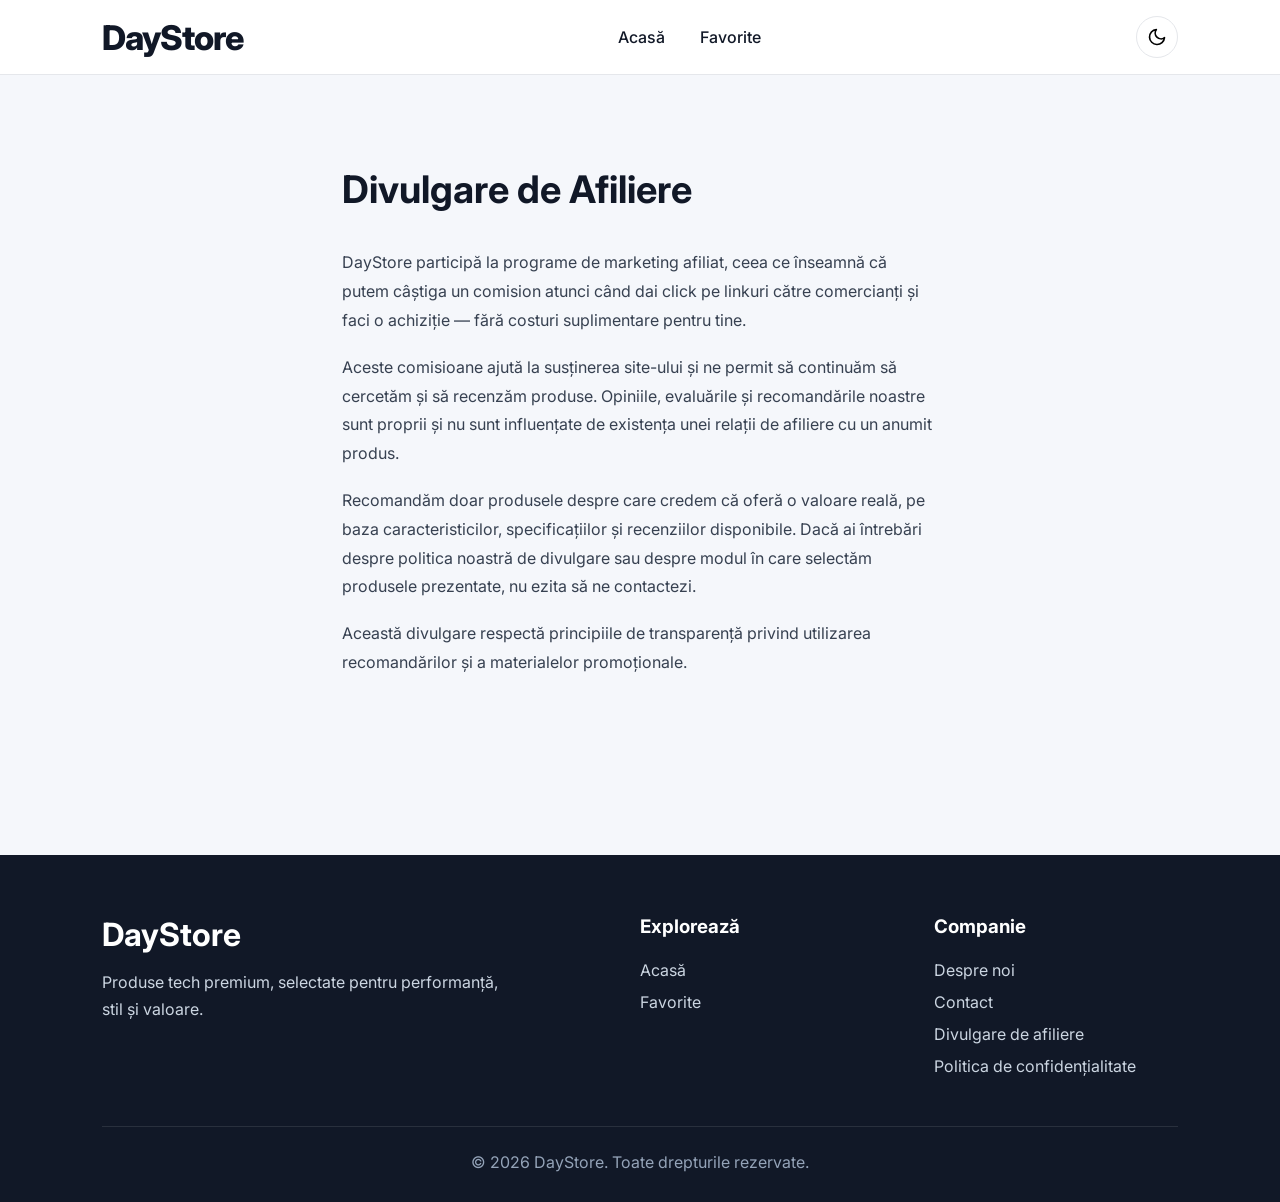
<file: disclosure.html>
<!DOCTYPE html>
<html lang="ro">
<head>
    <meta charset="UTF-8">
    <meta name="viewport" content="width=device-width, initial-scale=1.0">

    <link rel="icon" href="images/favicon.ico" sizes="any">
    <link rel="icon" type="image/svg+xml" href="images/favicon.svg">
    <link rel="apple-touch-icon" href="images/apple-touch-icon.png">
    <title>Divulgare de Afiliere - DayStore</title>
    <meta name="description" content="Divulgarea de afiliere DayStore - cum câștigăm comisioane și cum influențează acest lucru recomandările noastre de produse.">
    <link rel="preconnect" href="https://fonts.googleapis.com">
<link rel="preconnect" href="https://fonts.gstatic.com" crossorigin>

<link href="https://fonts.googleapis.com/css2?family=Inter:wght@400;500;600;700;800&display=swap" rel="stylesheet">
    <link rel="stylesheet" href="style.css">
</head>
<body>
    <header>
        <nav class="navbar">
            <h1 class="logo">
                <a href="index.html">DayStore</a>
            </h1>
            <ul class="nav-links">
                <li><a href="index.html">Acasă</a></li>
                <li><a href="favorites.html">Favorite</a></li>
            </ul>
            <button id="theme-toggle" class="theme-btn">
                <svg viewBox="0 0 24 24" width="20" height="20" fill="none" stroke="currentColor" stroke-width="2" stroke-linecap="round" stroke-linejoin="round"><path d="M21 12.79A9 9 0 1 1 11.21 3 7 7 0 0 0 21 12.79z"></path></svg>
            </button>
        </nav>
    </header>

    <main>
        <div class="disclosure-page">
            <h1>Divulgare de Afiliere</h1>

            <p>
                DayStore participă la programe de marketing afiliat, ceea ce înseamnă că putem câștiga un
                comision atunci când dai click pe linkuri către comercianți și faci o achiziție — fără costuri
                suplimentare pentru tine.
            </p>

            <p>
                Aceste comisioane ajută la susținerea site-ului și ne permit să continuăm să cercetăm și să
                recenzăm produse. Opiniile, evaluările și recomandările noastre sunt proprii și nu sunt
                influențate de existența unei relații de afiliere cu un anumit produs.
            </p>

            <p>
                Recomandăm doar produsele despre care credem că oferă o valoare reală, pe baza
                caracteristicilor, specificațiilor și recenziilor disponibile. Dacă ai întrebări despre
                politica noastră de divulgare sau despre modul în care selectăm produsele prezentate, nu
                ezita să ne contactezi.
            </p>

            <p>
                Această divulgare respectă principiile de transparență privind utilizarea recomandărilor
                și a materialelor promoționale.
            </p>
        </div>
    </main>

    <footer class="footer">
        <div class="footer-content">
            <div class="footer-brand">
                <h2>DayStore</h2>
                <p>Produse tech premium, selectate pentru performanță, stil și valoare.</p>
            </div>
            <div class="footer-links">
                <h3>Explorează</h3>
                <a href="index.html">Acasă</a>
                <a href="favorites.html">Favorite</a>
            </div>
            <div class="footer-links">
                <h3>Companie</h3>
                <a href="#">Despre noi</a>
                <a href="#">Contact</a>
                <a href="disclosure.html">Divulgare de afiliere</a>
                <a href="privacy.html">Politica de confidențialitate</a>
            </div>
        </div>
        <div class="footer-bottom">
            © 2026 DayStore. Toate drepturile rezervate.
        </div>
    </footer>

    <script src="icons.js"></script>
    <script src="theme.js"></script>
</body>
</html>
</file>
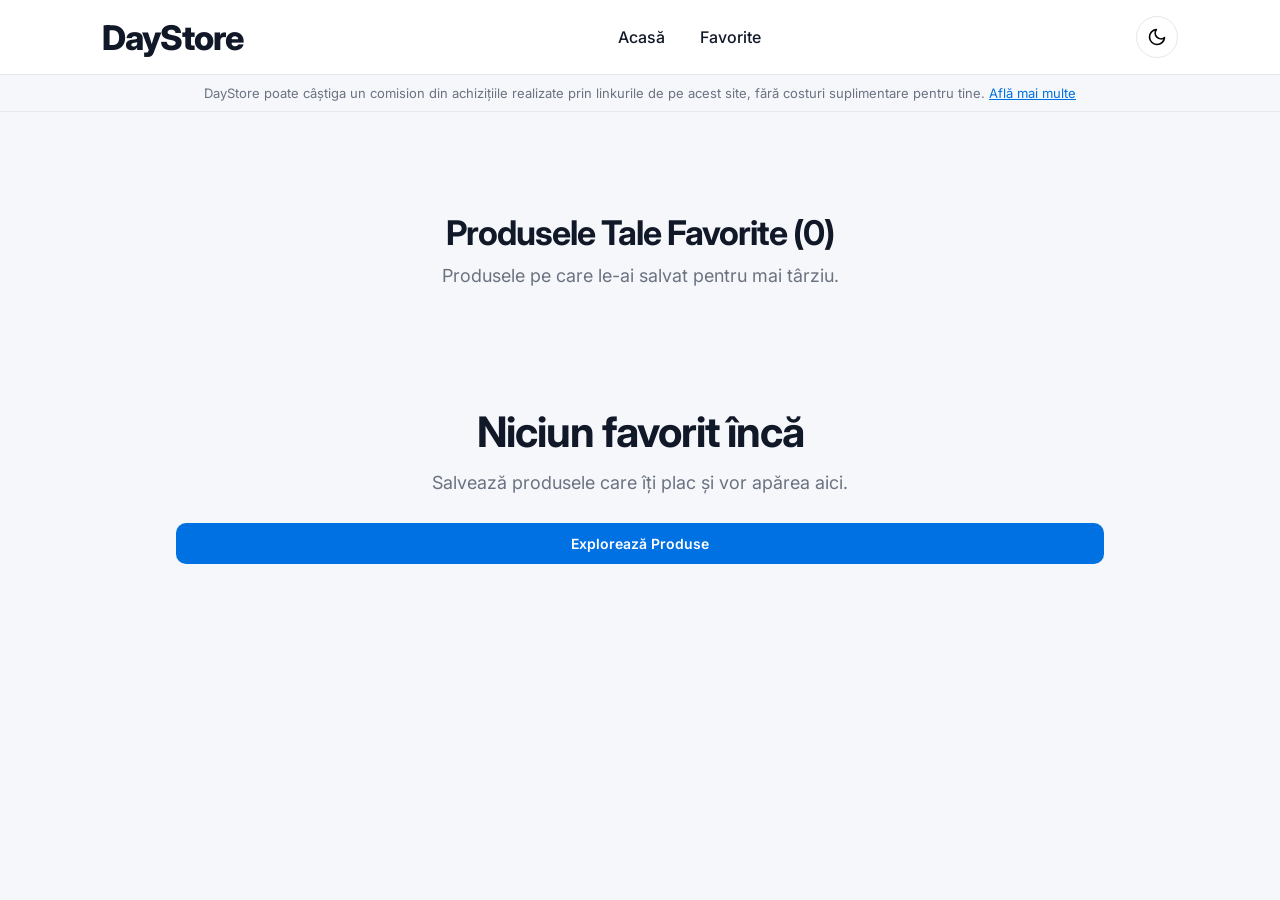
<file: favorites.html>
<!DOCTYPE html>
<html lang="ro">
<head>
    <meta charset="UTF-8">
    <meta name="viewport" content="width=device-width, initial-scale=1.0">

    <link rel="icon" href="images/favicon.ico" sizes="any">
    <link rel="icon" type="image/svg+xml" href="images/favicon.svg">
    <link rel="apple-touch-icon" href="images/apple-touch-icon.png">
    <title>Favorite - DayStore</title>
    <meta name="description" content="Produsele tale salvate pe DayStore - ține evidența tehnologiei preferate și revino oricând la ea.">
    <link rel="preconnect" href="https://fonts.googleapis.com">
<link rel="preconnect" href="https://fonts.gstatic.com" crossorigin>

<link href="https://fonts.googleapis.com/css2?family=Inter:wght@400;500;600;700;800&display=swap" rel="stylesheet">
    <link rel="stylesheet" href="style.css">
</head>
<body>
    <header>
        <nav class="navbar">
            <h1 class="logo"> DayStore</h1>
            <ul class="nav-links">
                <li><a href="index.html">Acasă</a></li>
                <li><a href="favorites.html">Favorite</a></li>
            </ul>
            <button id="theme-toggle" class="theme-btn">
                <svg viewBox="0 0 24 24" width="20" height="20" fill="none" stroke="currentColor" stroke-width="2" stroke-linecap="round" stroke-linejoin="round"><path d="M21 12.79A9 9 0 1 1 11.21 3 7 7 0 0 0 21 12.79z"></path></svg>
            </button>
        </nav>
    </header>

    <div class="disclosure-banner">
        DayStore poate câștiga un comision din achizițiile realizate prin linkurile de pe acest site, fără costuri suplimentare pentru tine. <a href="disclosure.html">Află mai multe</a>
    </div>

    <main>
        <section class="products">
            <h2>Produsele Tale <span>Favorite</span></h2>
            
            <p class="favorites-subtitle">
                Produsele pe care le-ai salvat pentru mai târziu.
            </p>
            <div class="product-grid" id="favorites-grid">

            </div>
        </section>
    </main>
    <script src="icons.js"></script>
    <script src="products.js"></script>
    <script src="favorites.js"></script>
    <script src="theme.js"></script>
    
</body>
</html>
</file>
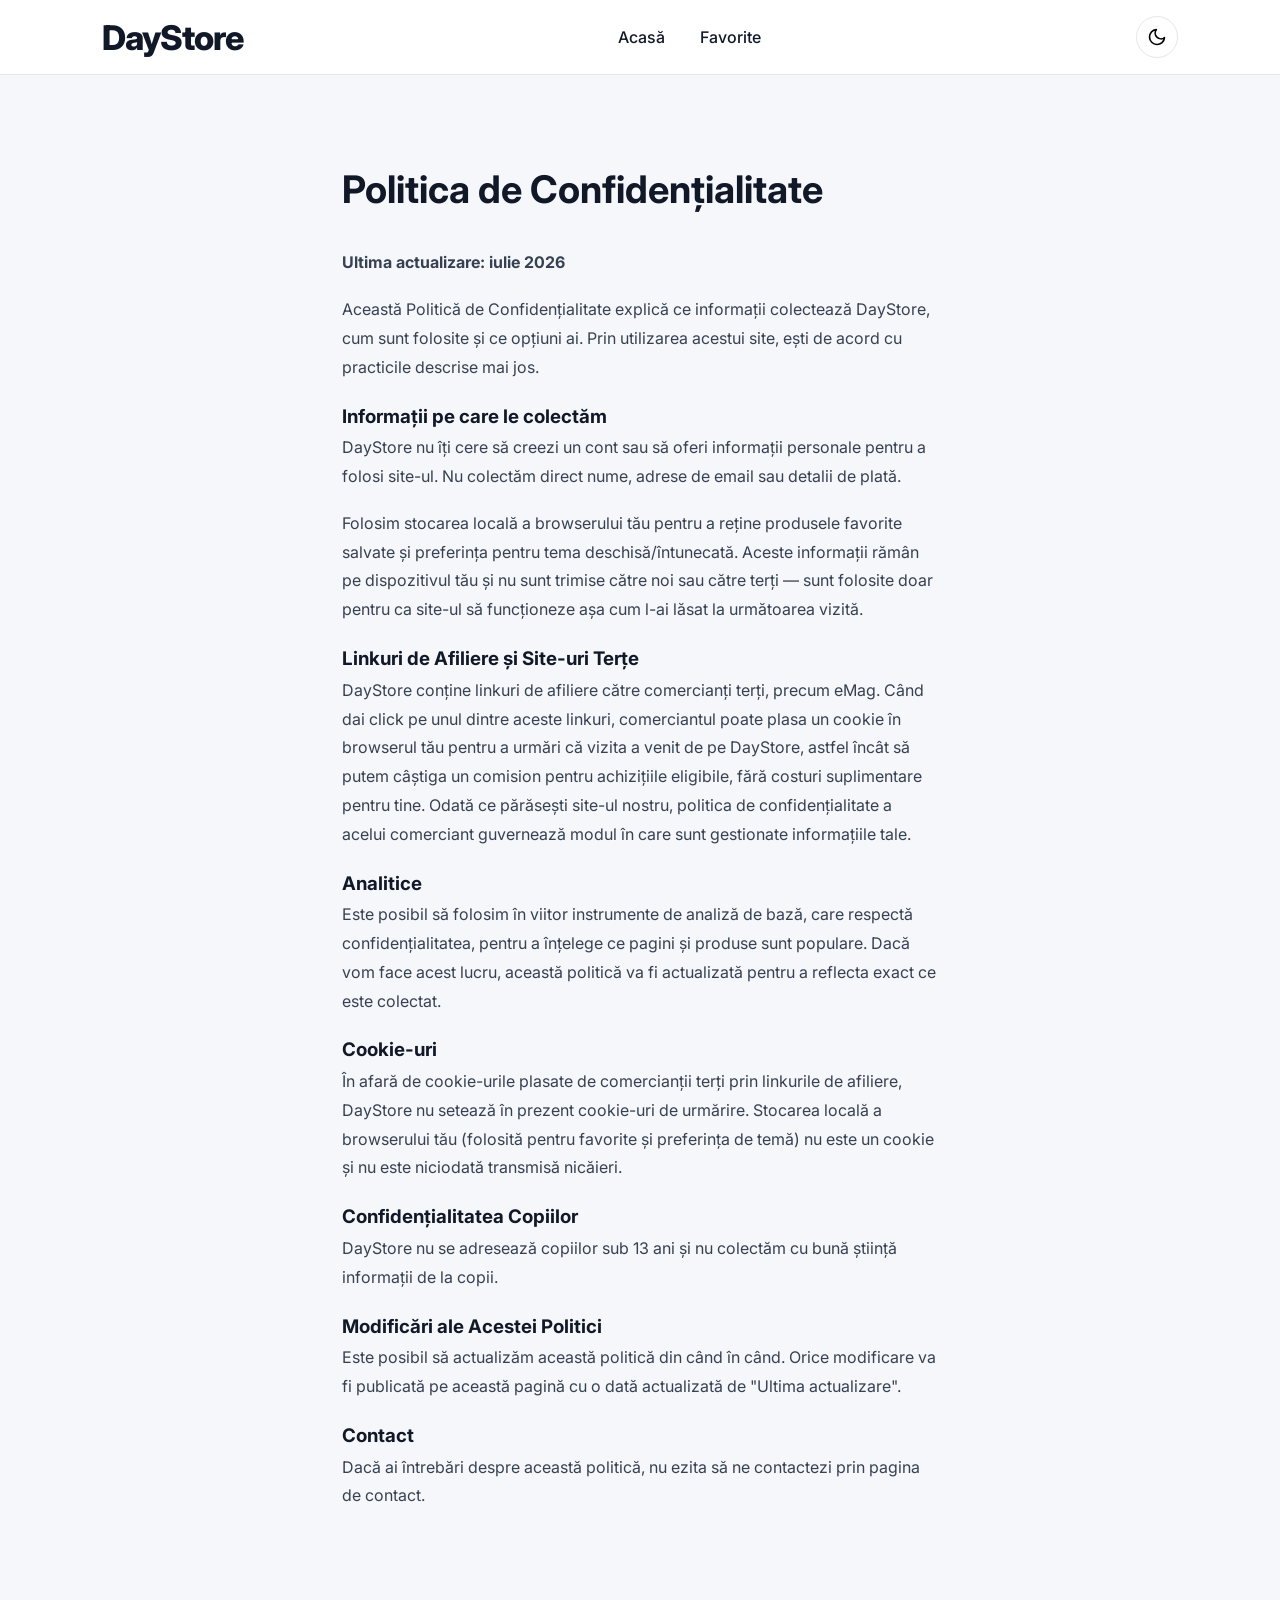
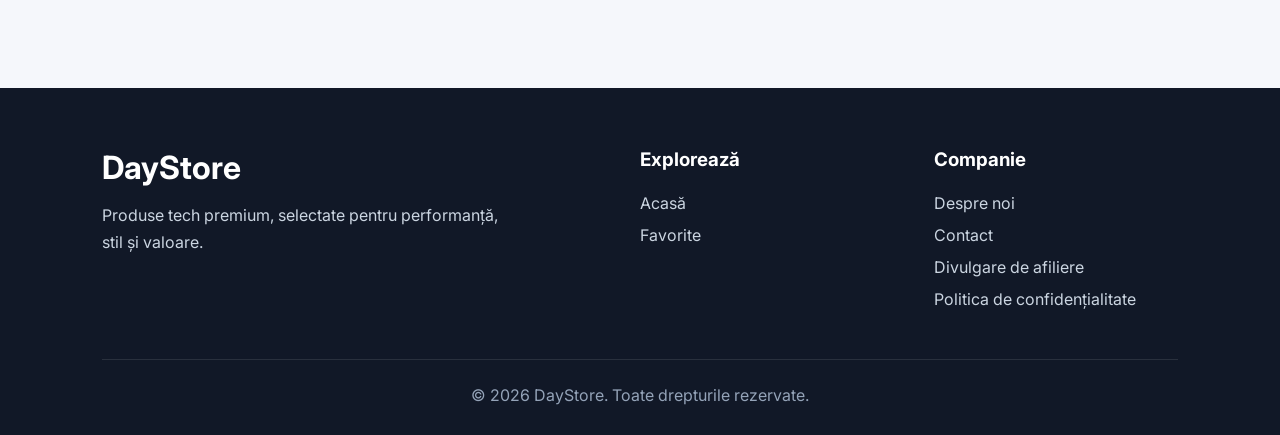
<file: privacy.html>
<!DOCTYPE html>
<html lang="ro">
<head>
    <meta charset="UTF-8">
    <meta name="viewport" content="width=device-width, initial-scale=1.0">

    <link rel="icon" href="images/favicon.ico" sizes="any">
    <link rel="icon" type="image/svg+xml" href="images/favicon.svg">
    <link rel="apple-touch-icon" href="images/apple-touch-icon.png">
    <title>Politica de Confidențialitate - DayStore</title>
    <meta name="description" content="Politica de confidențialitate DayStore - ce informații colectăm, cum este folosit stocarea locală și ce opțiuni ai.">
    <link rel="preconnect" href="https://fonts.googleapis.com">
<link rel="preconnect" href="https://fonts.gstatic.com" crossorigin>

<link href="https://fonts.googleapis.com/css2?family=Inter:wght@400;500;600;700;800&display=swap" rel="stylesheet">
    <link rel="stylesheet" href="style.css">
</head>
<body>
    <header>
        <nav class="navbar">
            <h1 class="logo">
                <a href="index.html">DayStore</a>
            </h1>
            <ul class="nav-links">
                <li><a href="index.html">Acasă</a></li>
                <li><a href="favorites.html">Favorite</a></li>
            </ul>
            <button id="theme-toggle" class="theme-btn">
                <svg viewBox="0 0 24 24" width="20" height="20" fill="none" stroke="currentColor" stroke-width="2" stroke-linecap="round" stroke-linejoin="round"><path d="M21 12.79A9 9 0 1 1 11.21 3 7 7 0 0 0 21 12.79z"></path></svg>
            </button>
        </nav>
    </header>

    <main>
        <div class="disclosure-page">
            <h1>Politica de Confidențialitate</h1>

            <p>
                <strong>Ultima actualizare: iulie 2026</strong>
            </p>

            <p>
                Această Politică de Confidențialitate explică ce informații colectează DayStore, cum sunt
                folosite și ce opțiuni ai. Prin utilizarea acestui site, ești de acord cu practicile
                descrise mai jos.
            </p>

            <h3>Informații pe care le colectăm</h3>

            <p>
                DayStore nu îți cere să creezi un cont sau să oferi informații personale pentru a folosi
                site-ul. Nu colectăm direct nume, adrese de email sau detalii de plată.
            </p>

            <p>
                Folosim stocarea locală a browserului tău pentru a reține produsele favorite salvate și
                preferința pentru tema deschisă/întunecată. Aceste informații rămân pe dispozitivul tău și
                nu sunt trimise către noi sau către terți — sunt folosite doar pentru ca site-ul să
                funcționeze așa cum l-ai lăsat la următoarea vizită.
            </p>

            <h3>Linkuri de Afiliere și Site-uri Terțe</h3>

            <p>
                DayStore conține linkuri de afiliere către comercianți terți, precum eMag. Când dai click
                pe unul dintre aceste linkuri, comerciantul poate plasa un cookie în browserul tău pentru a
                urmări că vizita a venit de pe DayStore, astfel încât să putem câștiga un comision pentru
                achizițiile eligibile, fără costuri suplimentare pentru tine. Odată ce părăsești site-ul
                nostru, politica de confidențialitate a acelui comerciant guvernează modul în care sunt
                gestionate informațiile tale.
            </p>

            <h3>Analitice</h3>

            <p>
                Este posibil să folosim în viitor instrumente de analiză de bază, care respectă
                confidențialitatea, pentru a înțelege ce pagini și produse sunt populare. Dacă vom face
                acest lucru, această politică va fi actualizată pentru a reflecta exact ce este colectat.
            </p>

            <h3>Cookie-uri</h3>

            <p>
                În afară de cookie-urile plasate de comercianții terți prin linkurile de afiliere, DayStore
                nu setează în prezent cookie-uri de urmărire. Stocarea locală a browserului tău (folosită
                pentru favorite și preferința de temă) nu este un cookie și nu este niciodată transmisă
                nicăieri.
            </p>

            <h3>Confidențialitatea Copiilor</h3>

            <p>
                DayStore nu se adresează copiilor sub 13 ani și nu colectăm cu bună știință informații de
                la copii.
            </p>

            <h3>Modificări ale Acestei Politici</h3>

            <p>
                Este posibil să actualizăm această politică din când în când. Orice modificare va fi
                publicată pe această pagină cu o dată actualizată de "Ultima actualizare".
            </p>

            <h3>Contact</h3>

            <p>
                Dacă ai întrebări despre această politică, nu ezita să ne contactezi prin pagina de contact.
            </p>
        </div>
    </main>

    <footer class="footer">
        <div class="footer-content">
            <div class="footer-brand">
                <h2>DayStore</h2>
                <p>Produse tech premium, selectate pentru performanță, stil și valoare.</p>
            </div>
            <div class="footer-links">
                <h3>Explorează</h3>
                <a href="index.html">Acasă</a>
                <a href="favorites.html">Favorite</a>
            </div>
            <div class="footer-links">
                <h3>Companie</h3>
                <a href="#">Despre noi</a>
                <a href="#">Contact</a>
                <a href="disclosure.html">Divulgare de afiliere</a>
                <a href="privacy.html">Politica de confidențialitate</a>
            </div>
        </div>
        <div class="footer-bottom">
            © 2026 DayStore. Toate drepturile rezervate.
        </div>
    </footer>

    <script src="icons.js"></script>
    <script src="theme.js"></script>
</body>
</html>
</file>
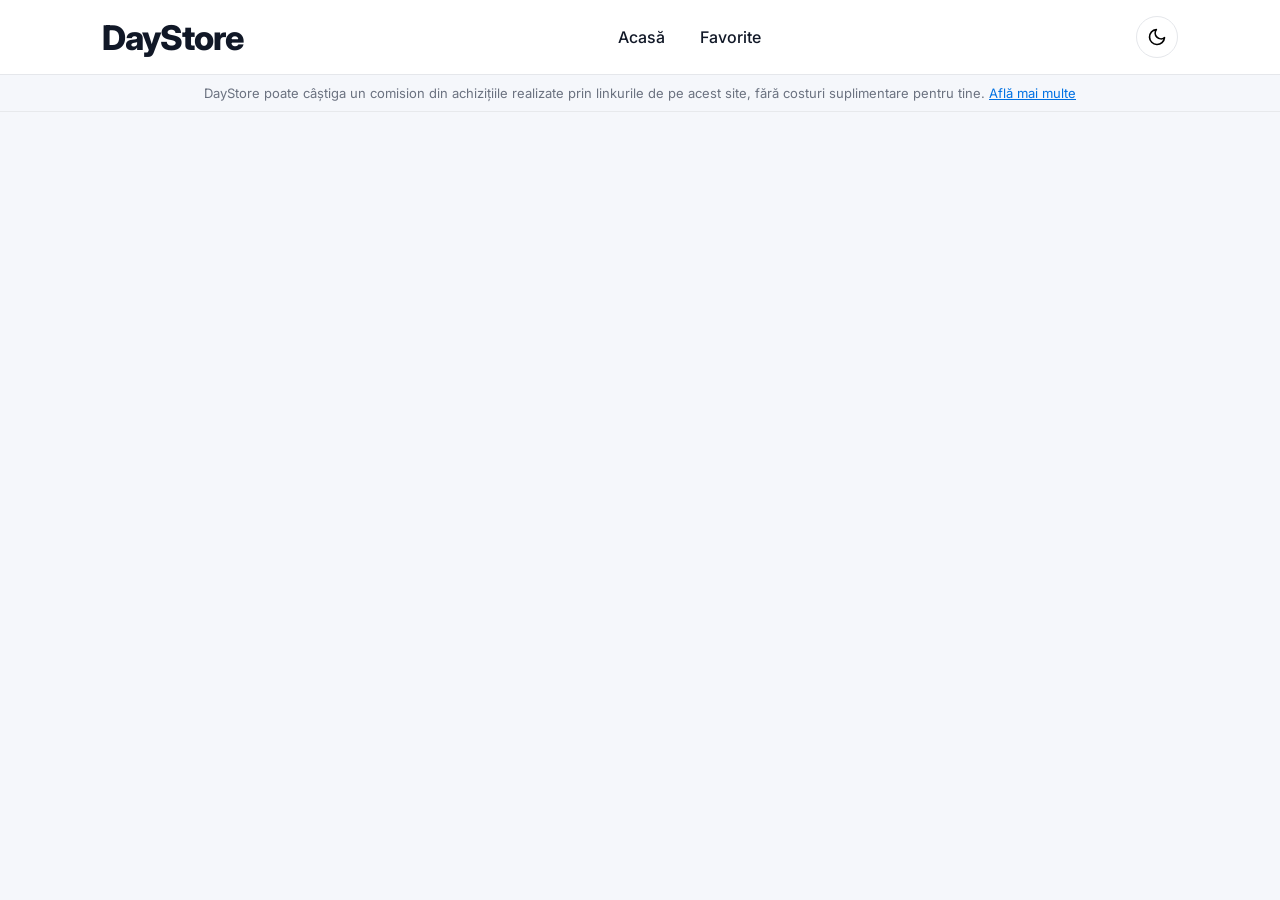
<file: product.html>
<!DOCTYPE html>
<html lang="ro">
<head>
    <meta charset="UTF-8">
    <meta name="viewport" content="width=device-width, initial-scale=1.0">

    <link rel="icon" href="images/favicon.ico" sizes="any">
    <link rel="icon" type="image/svg+xml" href="images/favicon.svg">
    <link rel="apple-touch-icon" href="images/apple-touch-icon.png">
    <title>Produs - DayStore</title>
    <meta name="description" content="Detalii produs, specificații și preț pe DayStore.">
<link rel="preconnect" href="https://fonts.googleapis.com">
<link rel="preconnect" href="https://fonts.gstatic.com" crossorigin>

<link href="https://fonts.googleapis.com/css2?family=Inter:wght@400;500;600;700;800&display=swap" rel="stylesheet">
    <link rel="stylesheet" href="style.css">
</head>
<body>

    <header>
    <nav class="navbar">
        <h1 class="logo">
            <a href="index.html">DayStore</a>
        </h1>

        <ul class="nav-links">
            <li><a href="index.html">Acasă</a></li>
            <li><a href="favorites.html">Favorite</a></li>
        </ul>

        <button id="theme-toggle" class="theme-btn">
            <svg viewBox="0 0 24 24" width="20" height="20" fill="none" stroke="currentColor" stroke-width="2" stroke-linecap="round" stroke-linejoin="round"><path d="M21 12.79A9 9 0 1 1 11.21 3 7 7 0 0 0 21 12.79z"></path></svg>
        </button>
    </nav>
    </header>

    <div class="disclosure-banner">
        DayStore poate câștiga un comision din achizițiile realizate prin linkurile de pe acest site, fără costuri suplimentare pentru tine. <a href="disclosure.html">Află mai multe</a>
    </div>

    <main class="product-page">

    <div id="product-container"></div>

</main>

    <script src="icons.js"></script>
    <script src="products.js"></script>
    <script src="product.js"></script>
    <script src="theme.js"></script>

</body>
</html>
</file>
<file: style.css>
* {
    margin: 0;
    padding: 0;
    box-sizing: border-box;
}

html{
    scroll-behavior:smooth;
}

.disclosure-banner{
    text-align:center;
    font-size:13px;
    color:#6b7280;
    background:#f5f7fb;
    padding:10px 8%;
    border-bottom:1px solid rgba(0,0,0,.06);
}

.disclosure-banner a{
    color:#0071e3;
    text-decoration:underline;
}

body.dark-mode .disclosure-banner{
    background:#181818;
    color:#a1a1a1;
    border-bottom:1px solid rgba(255,255,255,.08);
}

.disclosure-page{
    max-width:800px;
    margin:80px auto;
    padding:0 8% 60px;
    line-height:1.8;
}

.disclosure-page h1{
    font-size:38px;
    margin-bottom:25px;
}

.disclosure-page p{
    margin-bottom:18px;
    color:#374151;
}

body.dark-mode .disclosure-page p{
    color:#d1d5db;
}

body{
    margin:0;
    font-family:'Inter',sans-serif;

     background:#f5f7fb;

    color:#111827;

    min-height:100vh;

    animation:fadeIn .6s ease;
}

@keyframes fadeIn{
    from{
        opacity:0;
    }

    to{
        opacity:1;
    }
}

@keyframes cardFade{
    from{
        opacity:0;
        transform:translateY(20px);
    }

    to{
        opacity:1;
        transform:translateY(0);
    }
}

    .navbar{
    position:sticky;
    top:0;
    z-index:1000;

    display:flex;
    justify-content:space-between;
    align-items:center;

    padding:16px 8%;

    background:#fff;

    border-bottom:1px solid #e5e7eb;
}

.logo{
    font-size:34px;
    font-weight:800;
    letter-spacing:-1px;
}

.nav-links{
    display:flex;
    gap:35px;
    list-style:none;
}


.nav-links a{
    text-decoration:none;
    color:inherit;
    font-weight:500;
    transition:.25s;
}

.nav-links a:hover{
    color:#0071e3;
}

.hero{
    background:#fff;
    color:#111827;
    text-align:center;
    padding:100px 20px 90px;
    border-bottom:1px solid #e5e7eb;
    margin:0 auto;
    max-width:1300px;
    overflow:hidden;
    position:relative;
}

.hero h1{
    font-size:52px;
    margin-bottom:18px;
    font-weight:700;
    letter-spacing:-1.5px;
}

.hero p{
    font-size:18px;
    max-width:600px;
    margin:0 auto 36px;
    color:#6b7280;
}

.search-container{
    display:flex;
    justify-content:center;
    gap:12px;
}

.search-bar{
    width:460px;
    padding:14px 20px;
    border:1px solid #e5e7eb;
    border-radius:12px;
    font-size:15px;
    outline:none;
    transition:.2s;
}

.search-bar:focus{
    border-color:#0071e3;
    box-shadow:0 0 0 4px rgba(0,113,227,.15);
}

.search-btn {
    padding: 14px 26px;
    border: 1px solid #111827;
    border-radius: 12px;
    background: #111827;
    color: white;
    cursor: pointer;
    margin-left: 10px;
    transition: .2s;
}

.search-btn:hover {
    background:#000;
}

.products {
    width: 90%;
    margin: 100px auto;
}

.products h2{
    font-size:34px;
    font-weight:700;
    letter-spacing:-1px;
    text-align:center;
}

.products h2 span{
    color:#0071e3;
}

.product-grid{
    display:grid;
    grid-template-columns:repeat(auto-fit, minmax(320px,1fr));
    gap:35px;
    padding:0 8% 80px;
}

.product-card{
    background: var(--card-bg, #fff);
    border-radius:14px;
    border:1px solid #e5e7eb;
    overflow:hidden;
    box-shadow:none;
    transition:border-color .2s ease, transform .2s ease;
    position:relative;
    display:flex;
    flex-direction:column;
    cursor:pointer;
}

.product-card:hover{
    transform:translateY(-3px);
    border-color:#0071e3;
    box-shadow:0 4px 16px rgba(0,0,0,.06);
}

.product-card .rating,
.product-card h3,
.product-card .brand,
.product-card .price-box,
.product-card .card-actions,
.product-card > .view-btn{
    padding-left:20px;
    padding-right:20px;
}

.product-card > .view-btn{
    margin-bottom:20px;
}

.product-card .card-actions{
    padding-bottom:20px;
}

.product-card h3{
    font-size: 17px;
    font-weight:600;
    line-height:1.35;
    margin:8px 0 4px;
}

.price{
    font-size:20px;
    font-weight:700;
}



.categories{
    display:flex;
    justify-content:center;
    align-items:center;
    gap:15px;
    margin:40px auto;
    flex-wrap:wrap;
}

.category-btn{
    background:#fff;
    color:#111;
    border:1px solid #e5e7eb;
    border-radius:999px;
    padding:10px 20px;
    font-weight:500;
    cursor:pointer;
    transition:.2s;
}

.category-btn:hover{
    border-color:#0071e3;
    color:#0071e3;
    background:#fff;
}

body.dark-mode .category-btn{
    background:#1f2937;
    color:#e5e7eb;
    border:1px solid #374151;
}

body.dark-mode .category-btn:hover{
    border-color:#0071e3;
    color:#0071e3;
    background:#1f2937;
}

.logo a{
    text-decoration:none;
    color:#111827;
}

body.dark-mode .logo a{
    color:#fff;
}

.view-btn{
    display:flex;
    justify-content:center;
    align-items:center;

    padding:12px 18px;

    margin-top:auto;

    border-radius:10px;

    background:#0071e3;
    color:white;
    text-decoration:none;

    font-size:14px;
    font-weight:600;

    width:100%;

    transition:.2s;
}

.view-btn:hover{
    background:#005ac2;
}

.product-page{
    max-width:1200px;
    margin:60px auto;
    padding:0 8%;
    display:flex;
    gap:60px;
    align-items:flex-start;
}

.product-page .product-image{
    aspect-ratio: 1 / 1;
    max-width:480px;
    border-radius:14px;
    border:1px solid #e5e7eb;
    padding:40px;
}

body.dark-mode .product-page .product-image{
    border:1px solid #2a2a2a;
}

.product-info{
    flex:1;
}

.product-info h1{
    font-size:2.5rem;
    margin-bottom:20px;
}

.product-info p{
    margin-bottom:15px;
}

.badge {
    position:absolute;
    top:14px;
    left:14px;
    background:#fff;
    color:#111827;
    border:1px solid #e5e7eb;
    padding:5px 10px;
    border-radius:8px;
    font-size:11px;
    font-weight:600;
    letter-spacing:.02em;
}

.rating{
    color:#f59e0b;
    font-size:15px;
    font-weight:600;
}

.rating svg{
    vertical-align:-2px;
    margin-right:1px;
}

.brand{
    color:#777;
    margin-bottom:12px;
}

body.dark-mode .brand{
    color:#9ca3af;
}

.favorite-btn{
    position:absolute;
    top:16px;
    right:16px;

    width:40px;
    height:40px;

    border:1px solid #e5e7eb;
    border-radius:50%;

    background:white;
    box-shadow:none;

    display:flex;
    align-items:center;
    justify-content:center;

    cursor:pointer;

    transition:.2s;
}

.favorite-btn:hover{
    border-color:#0071e3;
}

body.dark-mode .favorite-btn{
    background:#2a2a2a;
    border:1px solid #3a3a3a;
}

.sort-container {
    display: flex;
    justify-content: flex-end;
    align-items: center;
    gap: 10px;
    padding: 20px 8%;
}

#sort-select{
    padding:12px 18px;
    border-radius:14px;
    border:1px solid #ddd;
    font-size:15px;
    background:white;
    cursor:pointer;
}

.card-actions{
    display:flex;
    gap:10px;
    margin-top:15px;
}

.remove-btn{
    flex:1;
    padding:12px;
    border:none;
    border-radius:10px;
    background:#ef4444;
    color:white;
    cursor:pointer;
    font-weight:bold;
    transition:.3s;
}

.remove-btn:hover{
    background:#dc2626;
    transform: scale(1.05);
}

.theme-btn{
    background:white;
    border:1px solid #e5e7eb;
    border-radius:50%;
    width:42px;
    height:42px;
    cursor:pointer;
    display:flex;
    align-items:center;
    justify-content:center;
    transition:.2s;
    box-shadow:none;
}

.theme-btn:hover{
    border-color:#0071e3;
}

body.dark-mode{
    background:
        radial-gradient(circle at top, #1c2333 0%, #121212 45%);

    color:white;
}

body.dark-mode .navbar{
    background:rgba(20,20,20,.75);
    border-bottom:1px solid rgba(255,255,255,.08);
}

body.dark-mode .product-card{
    background:#1f2937;
}

body.dark-mode .theme-btn{
    background:#333;
    color:white;
}

body.dark-mode .search-bar{
    background:#2a2a2a;
    color:white;
    border:1px solid #555;
}

body.dark-mode .search-bar::placeholder{
    color:#bbb;
}

body.dark-mode #sort-select{
    background:#222;
    color:white;
    border:1px solid #444;
}

#search-btn{
    background:#0071e3;
    color:white;
    border:none;
    border-radius:16px;
    padding:0 28px;
    font-size:16px;
    font-weight:600;
    cursor:pointer;
    transition:.3s;
}

#search-btn:hover{
    background:#005bb5;
    transform:translateY(-2px);
}

.filters{
    display:flex;
    justify-content:center;
    align-items:center;
    gap:25px;
    margin:40px 0;
    flex-wrap:wrap;
}

.product-image{
    aspect-ratio: 4 / 3;
    background:#f8f9fc;
    border-bottom:1px solid #e5e7eb;
    overflow:hidden;

    display:flex;
    justify-content:center;
    align-items:center;

    padding:24px;
}

.product-image img{
    max-width:100%;
    max-height:100%;
    object-fit:contain;
    object-position:center;

    transition:.25s;
}


.product-card:hover .product-image img{
    transform:scale(1.04);
}

body.dark-mode .product-image{
    background:#1f1f1f;
    border-bottom:1px solid #2a2a2a;
}

body.dark-mode .rating{
    color:#ffd166;
}

.featured{
    display:flex;
    align-items:center;
    justify-content:space-between;
    gap:60px;

    margin:70px auto;
    padding:60px;

    max-width:1200px;

    background:#fff;
    border:1px solid #e5e7eb;
    border-radius:20px;
}

.featured-text{
    flex:1;
}

.featured-label{
    color:#0071e3;
    font-weight:700;
    font-size:15px;
}

.featured h2{
    font-size:44px;
    margin:15px 0;
    letter-spacing:-1.5px;
}

.featured p{
    color:#6b7280;
    font-size:17px;
    line-height:1.7;
    margin-bottom:30px;
}

.featured-image{
    flex:1;
    display:flex;
    justify-content:center;
}

.featured-image img{
    width:100%;
    max-width:420px;
    transition:.4s;
}

.featured-image img:hover{
    transform:scale(1.05);
}

.featured-btn{
    display:inline-block;
    background:#0071e3;
    color:white;
    text-decoration:none;
    padding:14px 28px;
    border-radius:12px;
    font-weight:600;
    transition:.2s;
}

.featured-btn:hover{
    background:#005bb5;
}

body.dark-mode .featured{
    background:#161616;
    border:1px solid #2a2a2a;
}

body.dark-mode .featured p{
    color:#c7c7c7;
}

.favorites-subtitle{
    text-align:center;
    color:#6b7280;
    font-size:18px;
    margin:12px 0 40px;
}

body.dark-mode .favorites-subtitle{
    color:#b0b0b0;
}

.empty-state{
    text-align:center;
    padding:80px 20px;
}

.empty-state h2{
    font-size:42px;
    margin-bottom:15px;
}

.empty-state p{
    color:#6b7280;
    font-size:18px;
    margin-bottom:30px;
}

.footer{
    margin-top:100px;
    background:#111827;
    color:white;
    padding:60px 8% 30px;
}

.footer-content{
    display:grid;
    grid-template-columns:2fr 1fr 1fr;
    gap:50px;
}

.footer-brand h2{
    font-size:32px;
    margin-bottom:15px;
}

.footer-brand p{
    color:#cbd5e1;
    line-height:1.7;
    max-width:400px;
}

.footer-links{
    display:flex;
    flex-direction:column;
    gap:12px;
}

.footer-links h3{
    margin-bottom:10px;
}

.footer-links a{
    color:#cbd5e1;
    text-decoration:none;
    transition:.25s;
}

.footer-links a:hover{
    color:white;
}

.footer-bottom{
    margin-top:50px;
    padding-top:25px;
    border-top:1px solid rgba(255,255,255,.1);
    text-align:center;
    color:#94a3b8;
}

/* ===========================
   Responsive Design
=========================== */

@media (max-width: 900px){

    .navbar{
        flex-direction:column;
        gap:20px;
    }

    .nav-links{
        margin-left:0;
        gap:20px;
        flex-wrap:wrap;
        justify-content:center;
    }

    .hero h1{
        font-size:42px;
    }

    .hero p{
        font-size:18px;
    }

    .search-container{
        flex-direction:column;
        align-items:center;
    }

    .search-bar{
        width:90%;
    }

    #search-btn{
        width:90%;
    }

    .featured{
        flex-direction:column;
        text-align:center;
        padding:40px 25px;
    }

    .product-page{
        flex-direction:column;
    }

    .product-page .product-image{
        max-width:100%;
    }

    .featured h2{
        font-size:40px;
    }

    .footer-content{
        grid-template-columns:1fr;
        text-align:center;
    }
}

.specs{
    margin:30px 0;
    padding:20px;
    background:#f8f9fb;
    border-radius:18px;
}

.specs h3{
    margin-bottom:15px;
}

.specs p{
    display:flex;
    justify-content:space-between;
    padding:10px 0;
    border-bottom:1px solid #e5e7eb;
}

.specs p:last-child{
    border-bottom:none;
}

.pros-cons-grid{
    display:grid;
    grid-template-columns:1fr 1fr;
    gap:20px;
    margin:30px 0;
}

.pros-box,
.cons-box{
    padding:20px 22px;
    border-radius:18px;
}

.pros-box{
    background:rgba(34,197,94,.07);
    border:1px solid rgba(34,197,94,.2);
}

.cons-box{
    background:rgba(239,68,68,.06);
    border:1px solid rgba(239,68,68,.18);
}

.pros-box h3,
.cons-box h3{
    font-size:16px;
    margin-bottom:14px;
    display:flex;
    align-items:center;
    gap:8px;
}

.pros-list,
.cons-list{
    list-style:none;
}

.pros-list li,
.cons-list li{
    position:relative;
    padding:8px 0 8px 26px;
    line-height:1.5;
    border-bottom:1px solid rgba(0,0,0,.06);
}

.pros-list li:last-child,
.cons-list li:last-child{
    border-bottom:none;
}

.pros-list li::before{
    content:"✓";
    position:absolute;
    left:0;
    top:8px;
    color:#16a34a;
    font-weight:700;
}

.cons-list li::before{
    content:"✕";
    position:absolute;
    left:0;
    top:8px;
    color:#ef4444;
    font-weight:700;
}

body.dark-mode .pros-box{
    background:rgba(34,197,94,.1);
    border:1px solid rgba(34,197,94,.25);
}

body.dark-mode .cons-box{
    background:rgba(239,68,68,.1);
    border:1px solid rgba(239,68,68,.22);
}

body.dark-mode .pros-list li,
body.dark-mode .cons-list li{
    border-bottom:1px solid rgba(255,255,255,.08);
}

@media (max-width: 640px){
    .pros-cons-grid{
        grid-template-columns:1fr;
    }
}

body.dark-mode .specs{
    background:#1f2937;
}

body.dark-mode .specs p{
    border-bottom:1px solid #374151;
}

.product-badge{
    display:inline-block;
    padding:8px 14px;
    margin-bottom:15px;
    background:#0071e3;
    color:white;
    border-radius:999px;
    font-size:14px;
    font-weight:600;
}

.price-box{
    display:flex;
    flex-direction:row;
    align-items:baseline;
    flex-wrap:wrap;
    gap:8px;
    margin:6px 0 4px;
}

.old-price{
    color:#9ca3af;
    text-decoration:line-through;
    font-size:14px;
}

.discount{
    background:#16a34a;
    color:white;
    padding:6px 12px;
    border-radius:999px;
    font-size:14px;
    font-weight:600;
}

.discount-badge{
    background:#22c55e;
    color:white;
    padding:5px 10px;
    border-radius:999px;
    font-size:13px;
    font-weight:600;
}

.hero::before{
    content:"";
    position:absolute;
    width:350px;
    height:350px;
    background:rgba(255,255,255,.15);
    border-radius:50%;
    top:-120px;
    right:-100px;
    filter:blur(40px);
}

.hero::after{
    content:"";
    position:absolute;
    width:250px;
    height:250px;
    background:rgba(255,255,255,.1);
    border-radius:50%;
    bottom:-120px;
    left:-80px;
    filter:blur(30px);
}

.product-content{
    padding:22px;
}

.category-pill{
    display:inline-block;
    padding:6px 12px;
    border-radius:999px;
    background:#eef5ff;
    color:#0071e3;
    font-size:12px;
    font-weight:700;
}

body.dark-mode .category-pill{
    background:rgba(0,113,227,.15);
    color:#5ba3f5;
}

.sale-ribbon{

    position:absolute;

    top:18px;
    left:18px;

    background:#ef4444;

    color:white;

    padding:8px 14px;

    border-radius:999px;

    font-size:13px;
    font-weight:700;

    z-index:5;
}

.product-grid{
    display:grid;
    grid-template-columns:repeat(auto-fit, minmax(300px,1fr));
    gap:32px;
}

.view-btn:active{
    transform:scale(.98);
}

.about-section {
    max-width: 800px;
    margin: 60px auto;
    padding: 0 20px;
    text-align: left;
}

.about-section h2 {
    margin-bottom: 16px;
}

.about-section p {
    margin-bottom: 12px;
    line-height: 1.6;
    color: var(--text-secondary, #555);
}
</file>
